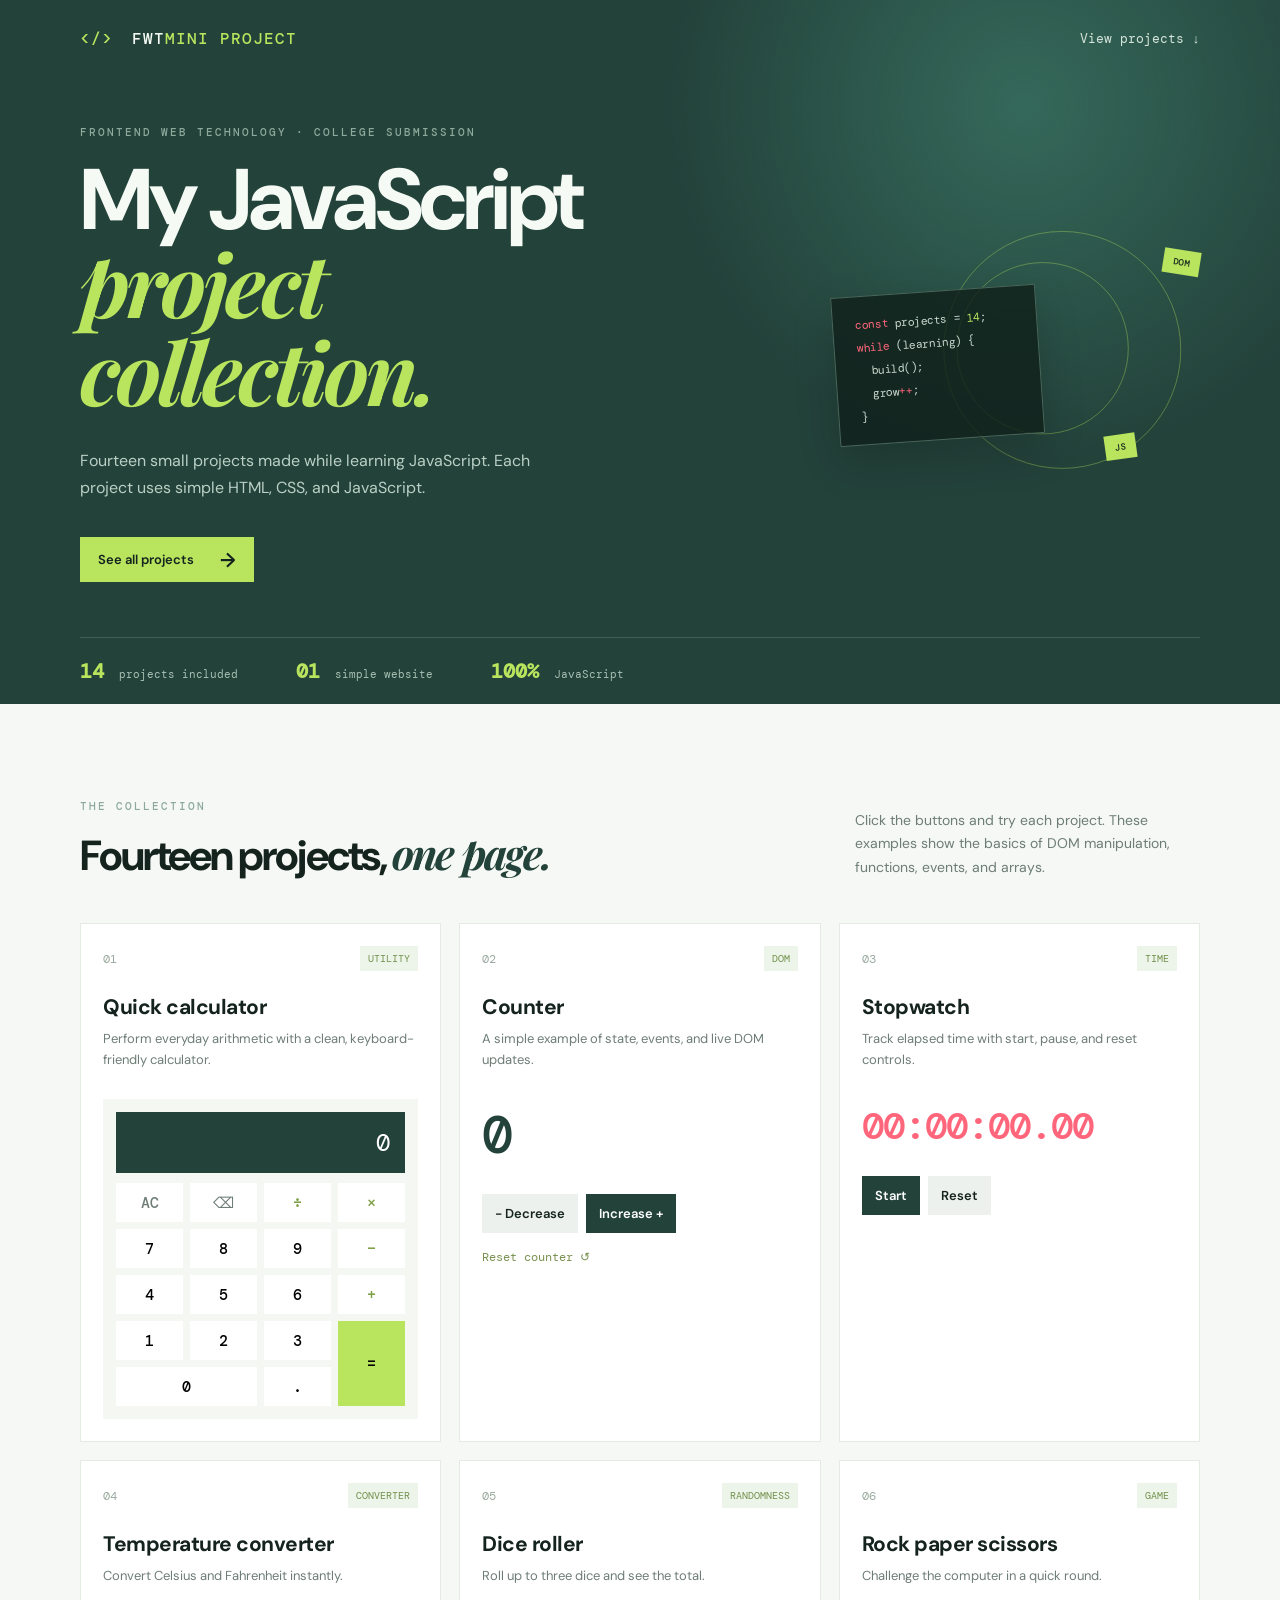
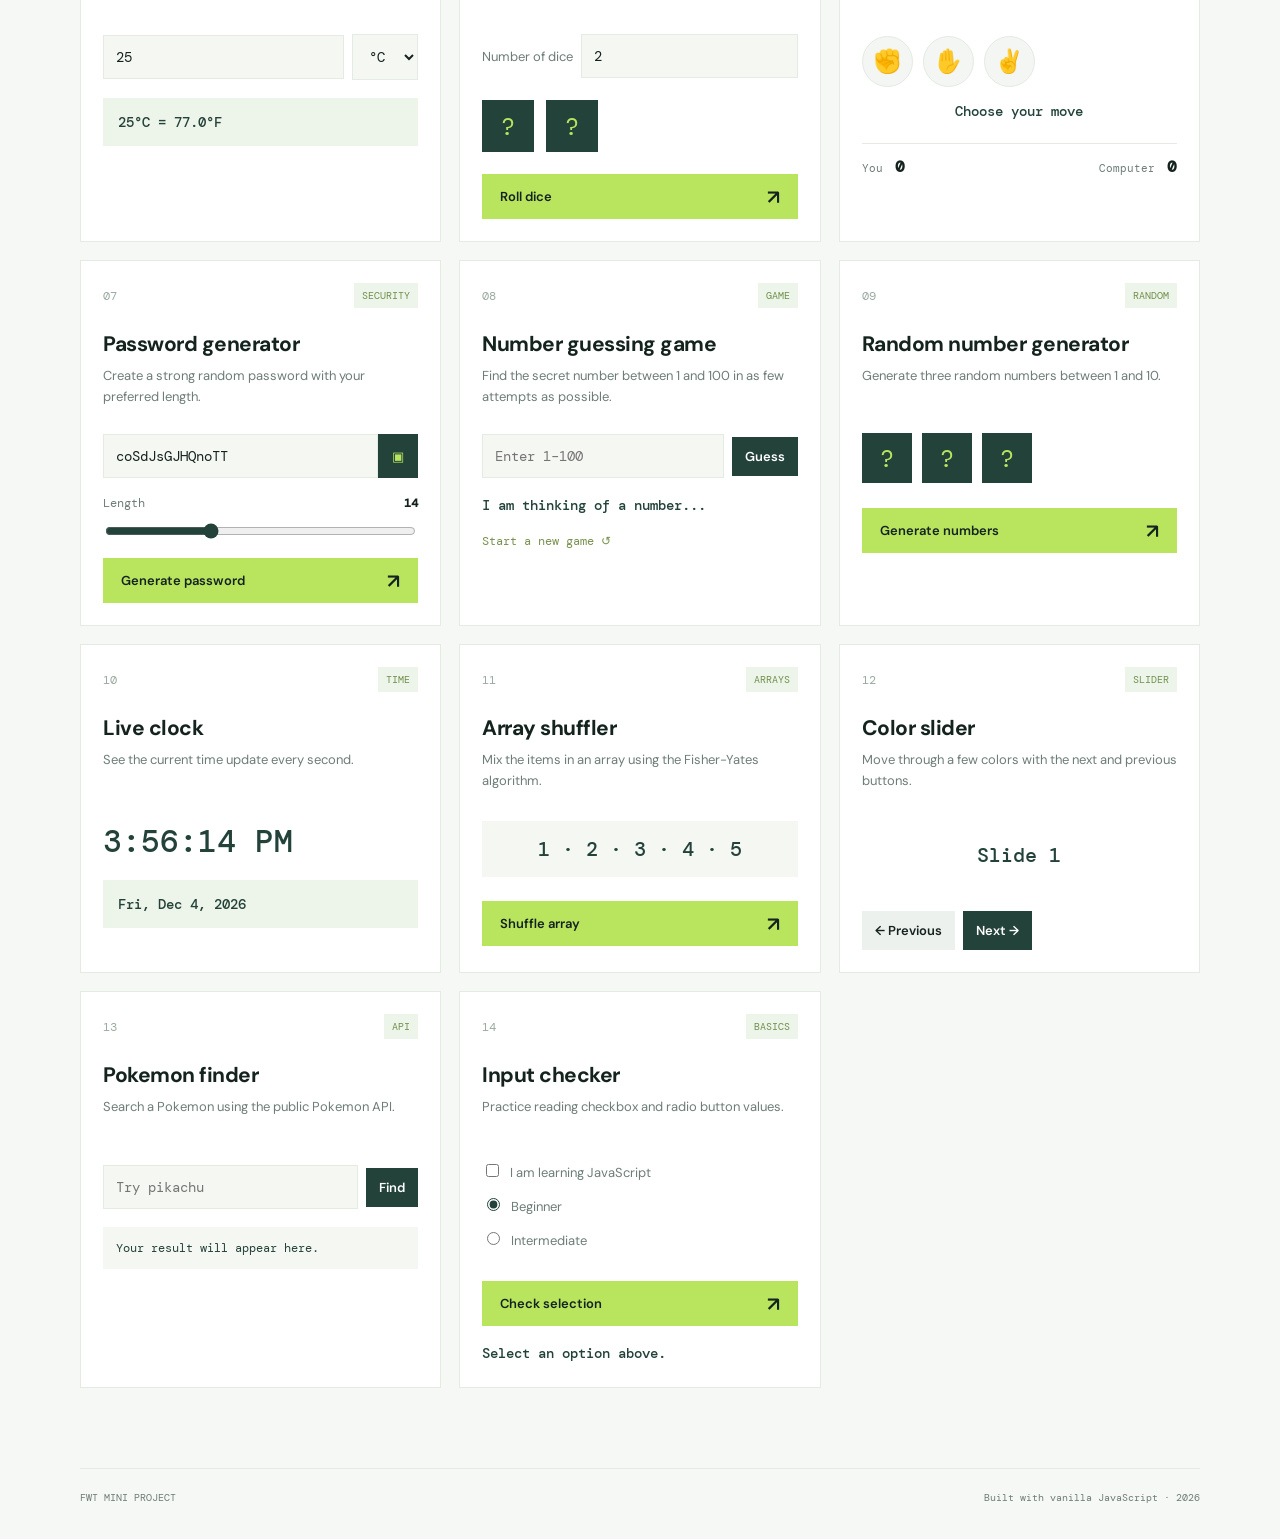
<file: fwt mini project/index.html>
<!DOCTYPE html>
<html lang="en">
<head>
    <meta charset="UTF-8">
    <meta name="viewport" content="width=device-width, initial-scale=1.0">
    <meta name="description" content="FWT Mini Project - fourteen beginner JavaScript projects.">
    <title>FWT Mini Project | 14 JavaScript Projects</title>
    <link rel="stylesheet" href="style.css">
</head>
<body>
    <header class="hero">
        <nav class="nav container">
            <a class="brand" href="#top"><span class="brand-mark">&lt;/&gt;</span> FWT<span>MINI PROJECT</span></a>
            <a class="nav-link" href="#projects">View projects ↓</a>
        </nav>
        <div class="hero-content container" id="top">
            <div class="hero-copy">
                <p class="eyebrow">FRONTEND WEB TECHNOLOGY · COLLEGE SUBMISSION</p>
                <h1>My JavaScript<br><em>project collection.</em></h1>
                <p class="intro">Fourteen small projects made while learning JavaScript. Each project uses simple HTML, CSS, and JavaScript.</p>
                <a class="primary-button" href="#projects">See all projects <span>→</span></a>
            </div>
            <div class="hero-art" aria-label="Eight interactive JavaScript projects">
                <div class="orb orb-one"></div>
                <div class="orb orb-two"></div>
                <div class="code-card">
                    <span class="code-line pink">const</span> projects = <span class="code-line blue">14</span>;<br>
                    <span class="code-line pink">while</span> (learning) {<br>
                    &nbsp;&nbsp;build();<br>
                    &nbsp;&nbsp;grow<span class="code-line pink">++</span>;<br>
                    }
                </div>
                <div class="floating-label label-one">DOM</div>
                <div class="floating-label label-two">JS</div>
            </div>
        </div>
        <div class="hero-footer container">
            <span><strong>14</strong> projects included</span>
            <span><strong>01</strong> simple website</span>
            <span><strong>100%</strong> JavaScript</span>
        </div>
    </header>

    <main class="container" id="projects">
        <div class="section-heading">
            <div>
                <p class="eyebrow">THE COLLECTION</p>
                <h2>Fourteen projects, <em>one page.</em></h2>
            </div>
            <p class="section-note">Click the buttons and try each project. These examples show the basics of DOM manipulation, functions, events, and arrays.</p>
        </div>

        <section class="project-grid" aria-label="Interactive projects">
            <article class="project-card featured" id="calculator-card">
                <div class="card-top"><span class="project-number">01</span><span class="tag">UTILITY</span></div>
                <h3>Quick calculator</h3>
                <p>Perform everyday arithmetic with a clean, keyboard-friendly calculator.</p>
                <div class="calculator">
                    <input id="calc-display" class="calc-display" type="text" value="0" readonly aria-label="Calculator display">
                    <div class="calc-keys">
                        <button data-calc="clear" class="key muted">AC</button><button data-calc="back" class="key muted">⌫</button><button data-calc="/" class="key operator">÷</button><button data-calc="*" class="key operator">×</button>
                        <button data-calc="7" class="key">7</button><button data-calc="8" class="key">8</button><button data-calc="9" class="key">9</button><button data-calc="-" class="key operator">−</button>
                        <button data-calc="4" class="key">4</button><button data-calc="5" class="key">5</button><button data-calc="6" class="key">6</button><button data-calc="+" class="key operator">+</button>
                        <button data-calc="1" class="key">1</button><button data-calc="2" class="key">2</button><button data-calc="3" class="key">3</button><button data-calc="=" class="key equals">=</button>
                        <button data-calc="0" class="key wide">0</button><button data-calc="." class="key">.</button>
                    </div>
                </div>
            </article>

            <article class="project-card" id="counter-card">
                <div class="card-top"><span class="project-number">02</span><span class="tag">DOM</span></div>
                <h3>Counter</h3>
                <p>A simple example of state, events, and live DOM updates.</p>
                <div class="counter-output" id="counter-value">0</div>
                <div class="button-row"><button class="small-button" id="counter-minus">− Decrease</button><button class="small-button accent" id="counter-plus">Increase +</button></div>
                <button class="text-button" id="counter-reset">Reset counter ↺</button>
            </article>

            <article class="project-card" id="stopwatch-card">
                <div class="card-top"><span class="project-number">03</span><span class="tag">TIME</span></div>
                <h3>Stopwatch</h3>
                <p>Track elapsed time with start, pause, and reset controls.</p>
                <div class="stopwatch-display" id="stopwatch-display">00:00:00</div>
                <div class="button-row"><button class="small-button accent" id="watch-start">Start</button><button class="small-button" id="watch-reset">Reset</button></div>
            </article>

            <article class="project-card" id="temperature-card">
                <div class="card-top"><span class="project-number">04</span><span class="tag">CONVERTER</span></div>
                <h3>Temperature converter</h3>
                <p>Convert Celsius and Fahrenheit instantly.</p>
                <div class="input-row"><input id="temperature-input" type="number" value="25" aria-label="Temperature value"><select id="temperature-unit" aria-label="Temperature unit"><option value="c">°C</option><option value="f">°F</option></select></div>
                <div class="result-box" id="temperature-result">25°C = 77.0°F</div>
            </article>

            <article class="project-card" id="dice-card">
                <div class="card-top"><span class="project-number">05</span><span class="tag">RANDOMNESS</span></div>
                <h3>Dice roller</h3>
                <p>Roll up to three dice and see the total.</p>
                <div class="input-row"><label for="dice-count">Number of dice</label><input id="dice-count" type="number" min="1" max="3" value="2"></div>
                <div class="dice-results" id="dice-results"><span>?</span><span>?</span></div>
                <button class="primary-button full" id="roll-dice">Roll dice <span>↗</span></button>
            </article>

            <article class="project-card game-card" id="rps-card">
                <div class="card-top"><span class="project-number">06</span><span class="tag">GAME</span></div>
                <h3>Rock paper scissors</h3>
                <p>Challenge the computer in a quick round.</p>
                <div class="rps-buttons"><button data-choice="rock" aria-label="Rock">✊</button><button data-choice="paper" aria-label="Paper">✋</button><button data-choice="scissors" aria-label="Scissors">✌</button></div>
                <div class="game-result" id="rps-result">Choose your move</div>
                <div class="score-line"><span>You <b id="player-score">0</b></span><span>Computer <b id="computer-score">0</b></span></div>
            </article>

            <article class="project-card" id="password-card">
                <div class="card-top"><span class="project-number">07</span><span class="tag">SECURITY</span></div>
                <h3>Password generator</h3>
                <p>Create a strong random password with your preferred length.</p>
                <div class="password-output"><input id="password-output" type="text" readonly aria-label="Generated password"><button id="copy-password" title="Copy password">▣</button></div>
                <div class="range-line"><label for="password-length">Length <strong id="password-length-value">14</strong></label><input id="password-length" type="range" min="6" max="30" value="14"></div>
                <button class="primary-button full" id="generate-password">Generate password <span>↗</span></button>
            </article>

            <article class="project-card" id="guess-card">
                <div class="card-top"><span class="project-number">08</span><span class="tag">GAME</span></div>
                <h3>Number guessing game</h3>
                <p>Find the secret number between 1 and 100 in as few attempts as possible.</p>
                <div class="input-row"><input id="guess-input" type="number" min="1" max="100" placeholder="Enter 1–100"><button class="small-button accent" id="submit-guess">Guess</button></div>
                <div class="game-result left" id="guess-message">I am thinking of a number...</div>
                <button class="text-button" id="new-guess-game">Start a new game ↺</button>
            </article>

            <article class="project-card" id="random-card">
                <div class="card-top"><span class="project-number">09</span><span class="tag">RANDOM</span></div>
                <h3>Random number generator</h3>
                <p>Generate three random numbers between 1 and 10.</p>
                <div class="random-numbers" id="random-numbers"><span>?</span><span>?</span><span>?</span></div>
                <button class="primary-button full" id="generate-numbers">Generate numbers <span>↗</span></button>
            </article>

            <article class="project-card" id="clock-card">
                <div class="card-top"><span class="project-number">10</span><span class="tag">TIME</span></div>
                <h3>Live clock</h3>
                <p>See the current time update every second.</p>
                <div class="clock-display" id="clock-display">00:00:00</div>
                <div class="result-box" id="clock-date">Loading date...</div>
            </article>

            <article class="project-card" id="shuffle-card">
                <div class="card-top"><span class="project-number">11</span><span class="tag">ARRAYS</span></div>
                <h3>Array shuffler</h3>
                <p>Mix the items in an array using the Fisher-Yates algorithm.</p>
                <div class="array-output" id="array-output">1 · 2 · 3 · 4 · 5</div>
                <button class="primary-button full" id="shuffle-array">Shuffle array <span>↗</span></button>
            </article>

            <article class="project-card" id="slider-card">
                <div class="card-top"><span class="project-number">12</span><span class="tag">SLIDER</span></div>
                <h3>Color slider</h3>
                <p>Move through a few colors with the next and previous buttons.</p>
                <div class="color-slide" id="color-slide">Slide 1</div>
                <div class="button-row"><button class="small-button" id="previous-slide">← Previous</button><button class="small-button accent" id="next-slide">Next →</button></div>
            </article>

            <article class="project-card" id="api-card">
                <div class="card-top"><span class="project-number">13</span><span class="tag">API</span></div>
                <h3>Pokemon finder</h3>
                <p>Search a Pokemon using the public Pokemon API.</p>
                <div class="input-row"><input id="pokemon-name" type="text" placeholder="Try pikachu"><button class="small-button accent" id="find-pokemon">Find</button></div>
                <div class="pokemon-result" id="pokemon-result">Your result will appear here.</div>
            </article>

            <article class="project-card" id="check-card">
                <div class="card-top"><span class="project-number">14</span><span class="tag">BASICS</span></div>
                <h3>Input checker</h3>
                <p>Practice reading checkbox and radio button values.</p>
                <label class="check-line"><input type="checkbox" id="learning-check"> I am learning JavaScript</label>
                <label class="check-line"><input type="radio" name="level" value="beginner" checked> Beginner</label>
                <label class="check-line"><input type="radio" name="level" value="intermediate"> Intermediate</label>
                <button class="primary-button full" id="check-inputs">Check selection <span>↗</span></button>
                <div class="game-result left" id="check-result">Select an option above.</div>
            </article>
        </section>
    </main>

    <footer class="footer container">
        <span>FWT MINI PROJECT</span><span>Built with vanilla JavaScript · 2026</span>
    </footer>
    <script src="script.js"></script>
</body>
</html>
</file>
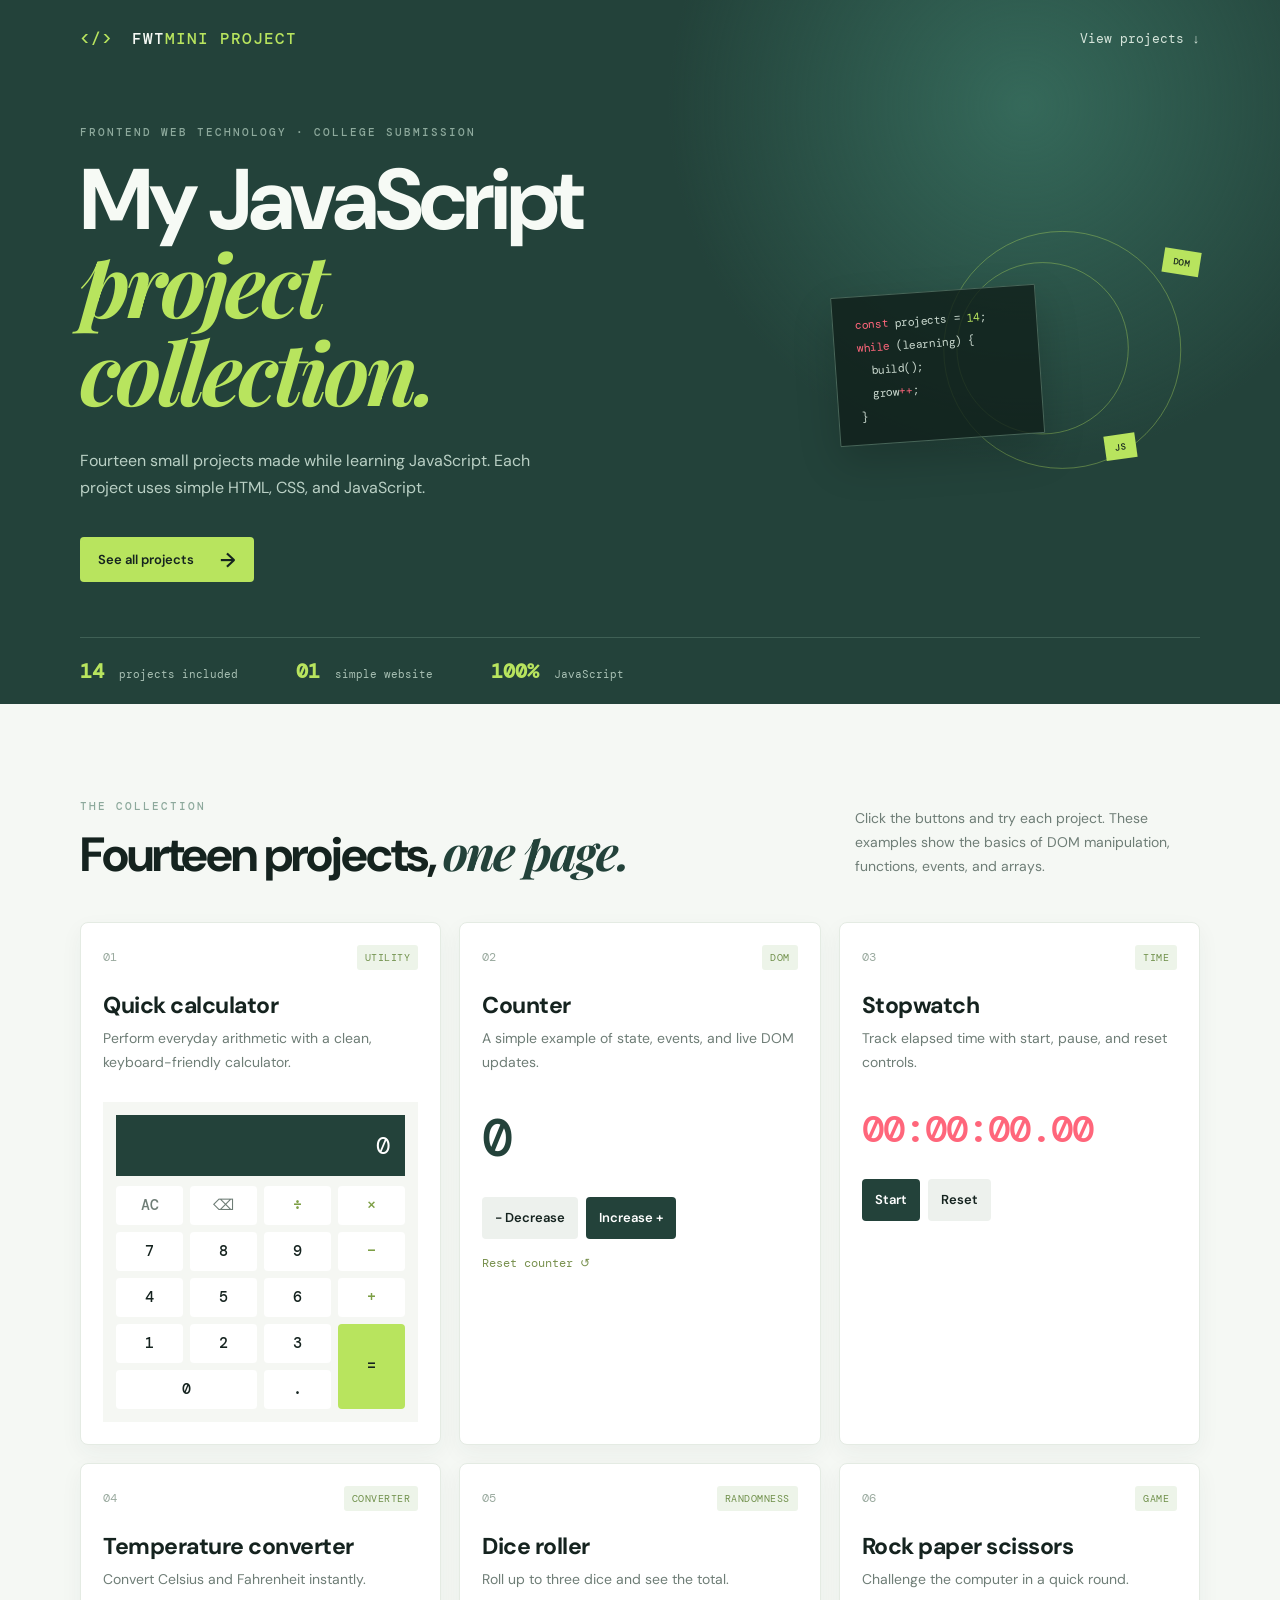
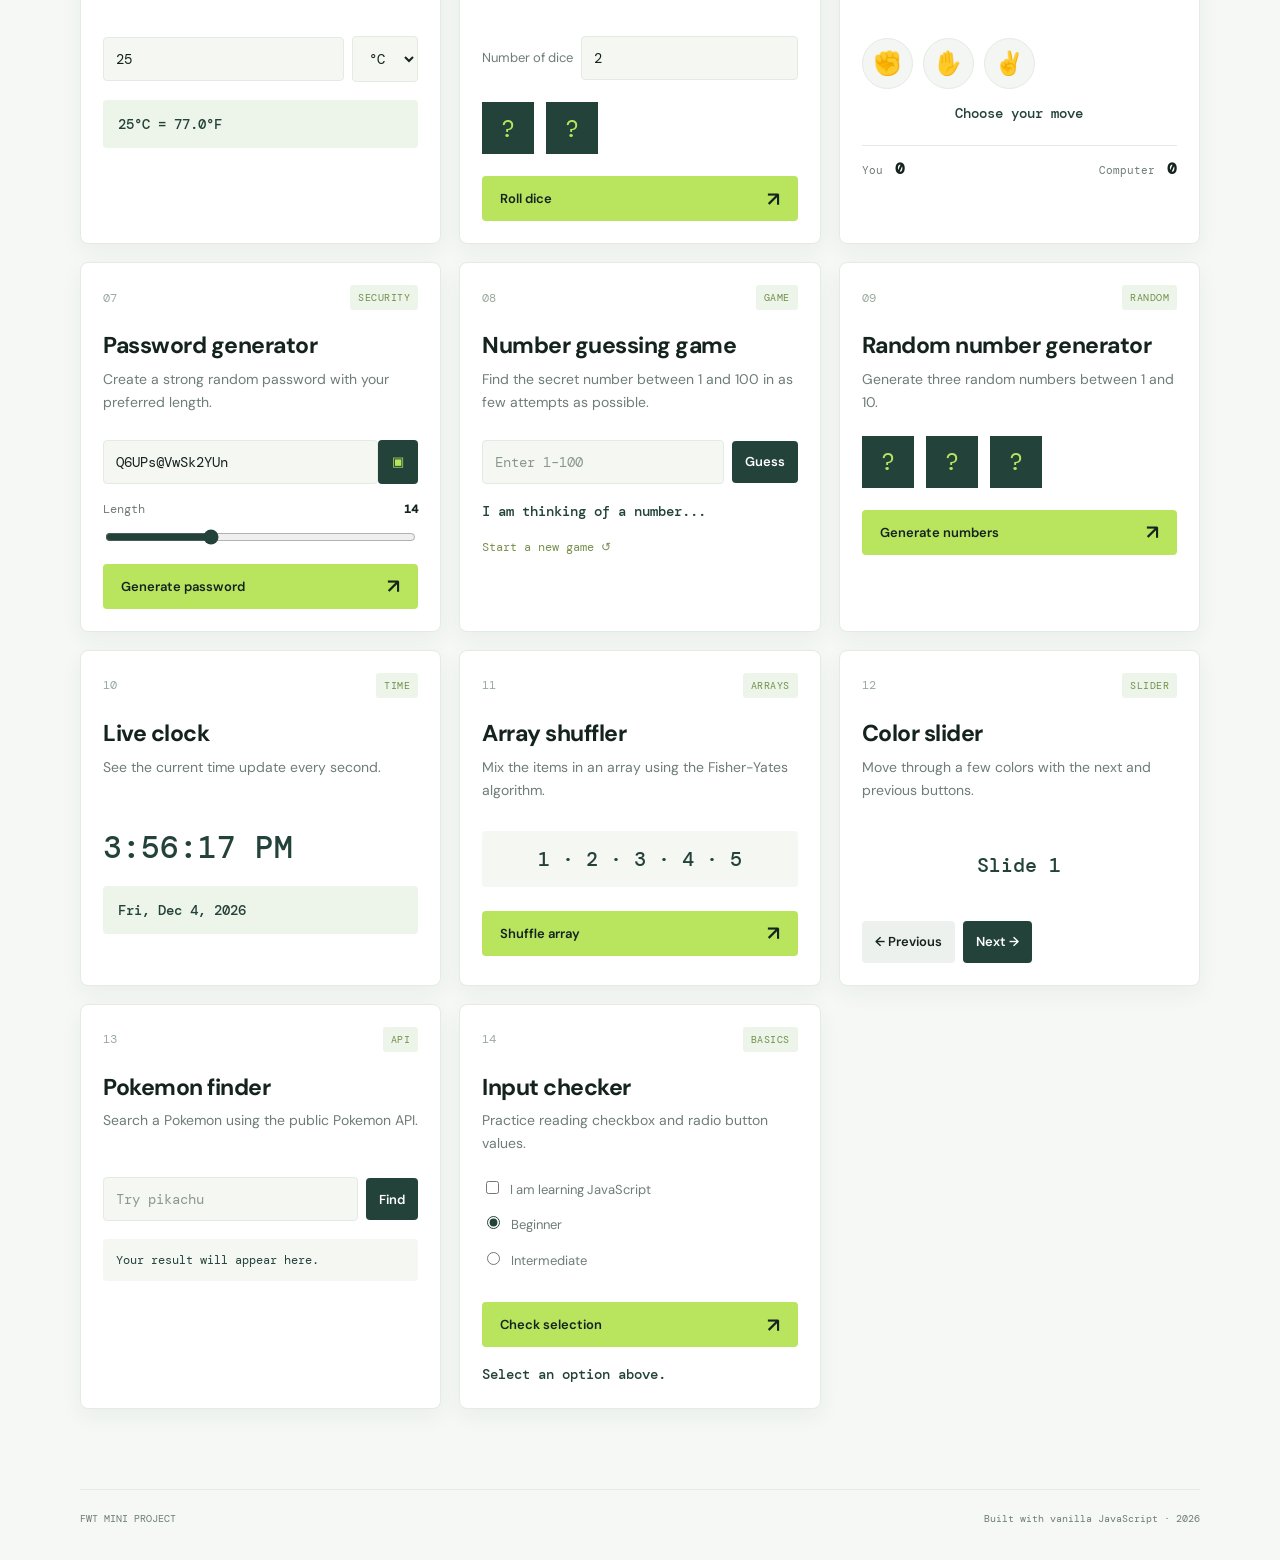
<file: fwt-mini-project/index.html>
<!DOCTYPE html>
<html lang="en">
<head>
    <meta charset="UTF-8">
    <meta name="viewport" content="width=device-width, initial-scale=1.0">
    <meta name="description" content="FWT Mini Project - fourteen beginner JavaScript projects.">
    <title>FWT Mini Project | 14 JavaScript Projects</title>
    <link rel="stylesheet" href="style.css">
</head>
<body>
    <header class="hero">
        <nav class="nav container">
            <a class="brand" href="#top"><span class="brand-mark">&lt;/&gt;</span> FWT<span>MINI PROJECT</span></a>
            <a class="nav-link" href="#projects">View projects ↓</a>
        </nav>
        <div class="hero-content container" id="top">
            <div class="hero-copy">
                <p class="eyebrow">FRONTEND WEB TECHNOLOGY · COLLEGE SUBMISSION</p>
                <h1>My JavaScript<br><em>project collection.</em></h1>
                <p class="intro">Fourteen small projects made while learning JavaScript. Each project uses simple HTML, CSS, and JavaScript.</p>
                <a class="primary-button" href="#projects">See all projects <span>→</span></a>
            </div>
            <div class="hero-art" aria-label="Fourteen interactive JavaScript projects">
                <div class="orb orb-one"></div>
                <div class="orb orb-two"></div>
                <div class="code-card">
                    <span class="code-line pink">const</span> projects = <span class="code-line blue">14</span>;<br>
                    <span class="code-line pink">while</span> (learning) {<br>
                    &nbsp;&nbsp;build();<br>
                    &nbsp;&nbsp;grow<span class="code-line pink">++</span>;<br>
                    }
                </div>
                <div class="floating-label label-one">DOM</div>
                <div class="floating-label label-two">JS</div>
            </div>
        </div>
        <div class="hero-footer container">
            <span><strong>14</strong> projects included</span>
            <span><strong>01</strong> simple website</span>
            <span><strong>100%</strong> JavaScript</span>
        </div>
    </header>

    <main class="container" id="projects">
        <div class="section-heading">
            <div>
                <p class="eyebrow">THE COLLECTION</p>
                <h2>Fourteen projects, <em>one page.</em></h2>
            </div>
            <p class="section-note">Click the buttons and try each project. These examples show the basics of DOM manipulation, functions, events, and arrays.</p>
        </div>

        <section class="project-grid" aria-label="Interactive projects">
            <article class="project-card featured" id="calculator-card">
                <div class="card-top"><span class="project-number">01</span><span class="tag">UTILITY</span></div>
                <h3>Quick calculator</h3>
                <p>Perform everyday arithmetic with a clean, keyboard-friendly calculator.</p>
                <div class="calculator">
                    <input id="calc-display" class="calc-display" type="text" value="0" readonly aria-label="Calculator display">
                    <div class="calc-keys">
                        <button data-calc="clear" class="key muted">AC</button><button data-calc="back" class="key muted">⌫</button><button data-calc="/" class="key operator">÷</button><button data-calc="*" class="key operator">×</button>
                        <button data-calc="7" class="key">7</button><button data-calc="8" class="key">8</button><button data-calc="9" class="key">9</button><button data-calc="-" class="key operator">−</button>
                        <button data-calc="4" class="key">4</button><button data-calc="5" class="key">5</button><button data-calc="6" class="key">6</button><button data-calc="+" class="key operator">+</button>
                        <button data-calc="1" class="key">1</button><button data-calc="2" class="key">2</button><button data-calc="3" class="key">3</button><button data-calc="=" class="key equals">=</button>
                        <button data-calc="0" class="key wide">0</button><button data-calc="." class="key">.</button>
                    </div>
                </div>
            </article>

            <article class="project-card" id="counter-card">
                <div class="card-top"><span class="project-number">02</span><span class="tag">DOM</span></div>
                <h3>Counter</h3>
                <p>A simple example of state, events, and live DOM updates.</p>
                <div class="counter-output" id="counter-value">0</div>
                <div class="button-row"><button class="small-button" id="counter-minus">− Decrease</button><button class="small-button accent" id="counter-plus">Increase +</button></div>
                <button class="text-button" id="counter-reset">Reset counter ↺</button>
            </article>

            <article class="project-card" id="stopwatch-card">
                <div class="card-top"><span class="project-number">03</span><span class="tag">TIME</span></div>
                <h3>Stopwatch</h3>
                <p>Track elapsed time with start, pause, and reset controls.</p>
                <div class="stopwatch-display" id="stopwatch-display">00:00:00</div>
                <div class="button-row"><button class="small-button accent" id="watch-start">Start</button><button class="small-button" id="watch-reset">Reset</button></div>
            </article>

            <article class="project-card" id="temperature-card">
                <div class="card-top"><span class="project-number">04</span><span class="tag">CONVERTER</span></div>
                <h3>Temperature converter</h3>
                <p>Convert Celsius and Fahrenheit instantly.</p>
                <div class="input-row"><input id="temperature-input" type="number" value="25" aria-label="Temperature value"><select id="temperature-unit" aria-label="Temperature unit"><option value="c">°C</option><option value="f">°F</option></select></div>
                <div class="result-box" id="temperature-result">25°C = 77.0°F</div>
            </article>

            <article class="project-card" id="dice-card">
                <div class="card-top"><span class="project-number">05</span><span class="tag">RANDOMNESS</span></div>
                <h3>Dice roller</h3>
                <p>Roll up to three dice and see the total.</p>
                <div class="input-row"><label for="dice-count">Number of dice</label><input id="dice-count" type="number" min="1" max="3" value="2"></div>
                <div class="dice-results" id="dice-results"><span>?</span><span>?</span></div>
                <button class="primary-button full" id="roll-dice">Roll dice <span>↗</span></button>
            </article>

            <article class="project-card game-card" id="rps-card">
                <div class="card-top"><span class="project-number">06</span><span class="tag">GAME</span></div>
                <h3>Rock paper scissors</h3>
                <p>Challenge the computer in a quick round.</p>
                <div class="rps-buttons"><button data-choice="rock" aria-label="Rock">✊</button><button data-choice="paper" aria-label="Paper">✋</button><button data-choice="scissors" aria-label="Scissors">✌</button></div>
                <div class="game-result" id="rps-result">Choose your move</div>
                <div class="score-line"><span>You <b id="player-score">0</b></span><span>Computer <b id="computer-score">0</b></span></div>
            </article>

            <article class="project-card" id="password-card">
                <div class="card-top"><span class="project-number">07</span><span class="tag">SECURITY</span></div>
                <h3>Password generator</h3>
                <p>Create a strong random password with your preferred length.</p>
                <div class="password-output"><input id="password-output" type="text" readonly aria-label="Generated password"><button id="copy-password" title="Copy password">▣</button></div>
                <div class="range-line"><label for="password-length">Length <strong id="password-length-value">14</strong></label><input id="password-length" type="range" min="6" max="30" value="14"></div>
                <button class="primary-button full" id="generate-password">Generate password <span>↗</span></button>
            </article>

            <article class="project-card" id="guess-card">
                <div class="card-top"><span class="project-number">08</span><span class="tag">GAME</span></div>
                <h3>Number guessing game</h3>
                <p>Find the secret number between 1 and 100 in as few attempts as possible.</p>
                <div class="input-row"><input id="guess-input" type="number" min="1" max="100" placeholder="Enter 1–100"><button class="small-button accent" id="submit-guess">Guess</button></div>
                <div class="game-result left" id="guess-message">I am thinking of a number...</div>
                <button class="text-button" id="new-guess-game">Start a new game ↺</button>
            </article>

            <article class="project-card" id="random-card">
                <div class="card-top"><span class="project-number">09</span><span class="tag">RANDOM</span></div>
                <h3>Random number generator</h3>
                <p>Generate three random numbers between 1 and 10.</p>
                <div class="random-numbers" id="random-numbers"><span>?</span><span>?</span><span>?</span></div>
                <button class="primary-button full" id="generate-numbers">Generate numbers <span>↗</span></button>
            </article>

            <article class="project-card" id="clock-card">
                <div class="card-top"><span class="project-number">10</span><span class="tag">TIME</span></div>
                <h3>Live clock</h3>
                <p>See the current time update every second.</p>
                <div class="clock-display" id="clock-display">00:00:00</div>
                <div class="result-box" id="clock-date">Loading date...</div>
            </article>

            <article class="project-card" id="shuffle-card">
                <div class="card-top"><span class="project-number">11</span><span class="tag">ARRAYS</span></div>
                <h3>Array shuffler</h3>
                <p>Mix the items in an array using the Fisher-Yates algorithm.</p>
                <div class="array-output" id="array-output">1 · 2 · 3 · 4 · 5</div>
                <button class="primary-button full" id="shuffle-array">Shuffle array <span>↗</span></button>
            </article>

            <article class="project-card" id="slider-card">
                <div class="card-top"><span class="project-number">12</span><span class="tag">SLIDER</span></div>
                <h3>Color slider</h3>
                <p>Move through a few colors with the next and previous buttons.</p>
                <div class="color-slide" id="color-slide">Slide 1</div>
                <div class="button-row"><button class="small-button" id="previous-slide">← Previous</button><button class="small-button accent" id="next-slide">Next →</button></div>
            </article>

            <article class="project-card" id="api-card">
                <div class="card-top"><span class="project-number">13</span><span class="tag">API</span></div>
                <h3>Pokemon finder</h3>
                <p>Search a Pokemon using the public Pokemon API.</p>
                <div class="input-row"><input id="pokemon-name" type="text" placeholder="Try pikachu"><button class="small-button accent" id="find-pokemon">Find</button></div>
                <div class="pokemon-result" id="pokemon-result">Your result will appear here.</div>
            </article>

            <article class="project-card" id="check-card">
                <div class="card-top"><span class="project-number">14</span><span class="tag">BASICS</span></div>
                <h3>Input checker</h3>
                <p>Practice reading checkbox and radio button values.</p>
                <label class="check-line"><input type="checkbox" id="learning-check"> I am learning JavaScript</label>
                <label class="check-line"><input type="radio" name="level" value="beginner" checked> Beginner</label>
                <label class="check-line"><input type="radio" name="level" value="intermediate"> Intermediate</label>
                <button class="primary-button full" id="check-inputs">Check selection <span>↗</span></button>
                <div class="game-result left" id="check-result">Select an option above.</div>
            </article>
        </section>
    </main>

    <footer class="footer container">
        <span>FWT MINI PROJECT</span><span>Built with vanilla JavaScript · 2026</span>
    </footer>
    <script src="script.js"></script>
</body>
</html>
</file>
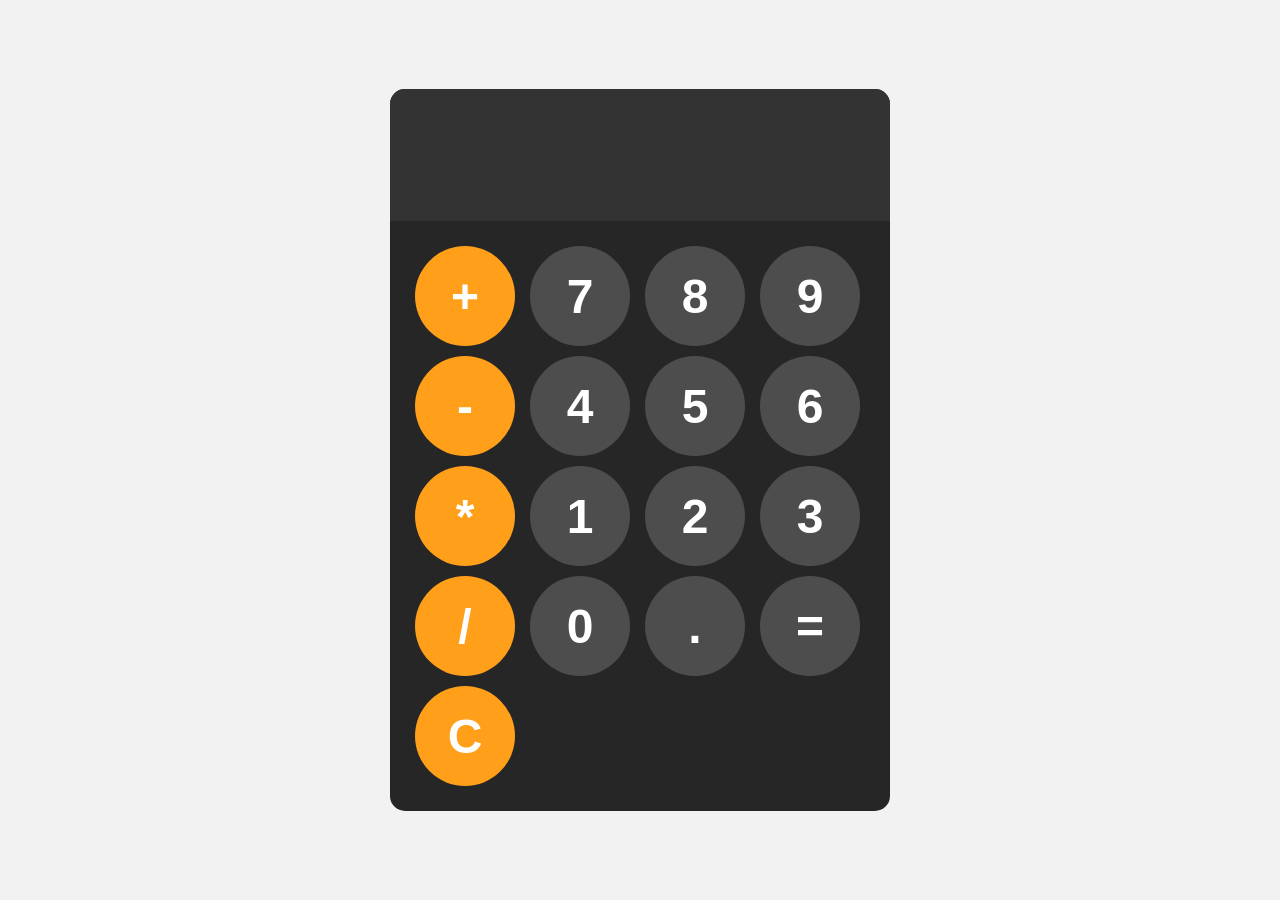
<file: calculator/page.htm>
<!DOCTYPE html>
<html lang="en">
<head>
    <meta charset="UTF-8">
    <meta name="viewport" content="width=device-width, initial-scale=1.0">
    <title>Document</title>
    <link rel="stylesheet" href="style.css">
</head>
<body>
    <div id="calc_container">
        <input id="display" readonly>
        <div id="keys">
            <button onclick="evaluation('+')" class="oprat">+</button> 
            <button onclick="evaluation('7')">7</button>
            <button onclick="evaluation('8')">8</button>
            <button onclick="evaluation('9')">9</button>
            <button onclick="evaluation('-')" class="oprat">-</button>
            <button onclick="evaluation('4')">4</button>
            <button onclick="evaluation('5')">5</button>
            <button onclick="evaluation('6')">6</button>
            <button onclick="evaluation('*')" class="oprat">*</button>
            <button onclick="evaluation('1')">1</button>
            <button onclick="evaluation('2')">2</button>
            <button onclick="evaluation('3')">3</button>
            <button onclick="evaluation('/')" class="oprat">/</button>
            <button onclick="evaluation('0')">0</button>
            <button onclick="evaluation('.')">.</button>
            <button onclick="calcu()">=</button>
            <button onclick="cleared()" class="oprat">C</button>
        </div>
    </div>
    <script src="index.js"> </script>
</body>
</html>
</file>
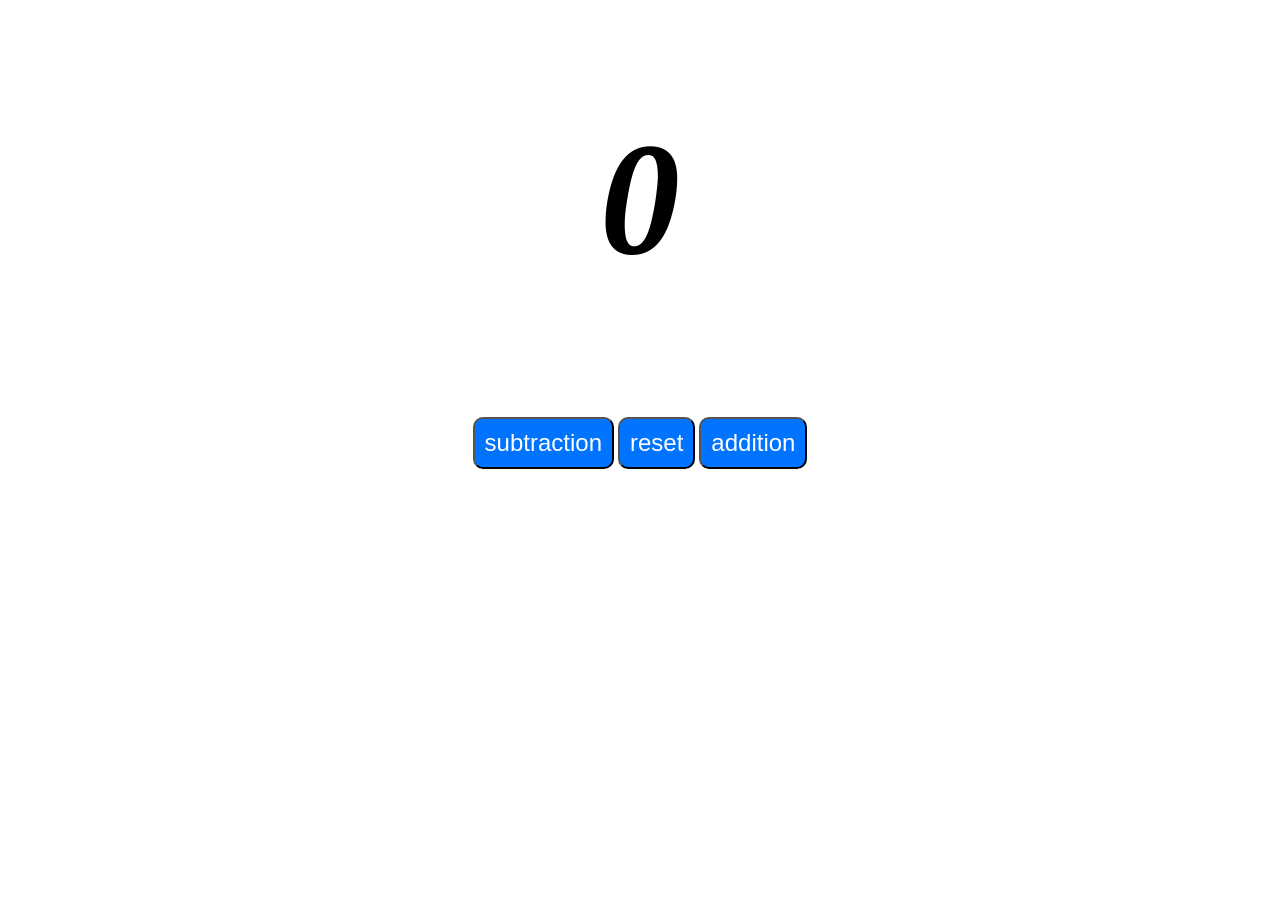
<file: counter-program/page.htm>
<!DOCTYPE html>
<html lang="en">
<head>
    <meta charset="UTF-8">
    <meta name="viewport" content="width=device-width, initial-scale=1.0">
    <title>Document</title>
    <link rel="stylesheet" href="style.css">
</head>
<body>
    <h1 id="tag1">0</h1><br>
    <div id="container">
    <button id="subtraction" class="button">subtraction</button>
    <button id="reset" class="button">reset</button>
    <button id="addition" class="button">addition</button>   
    </div>
    <script src="index.js"> </script>
</body>
</html>
</file>
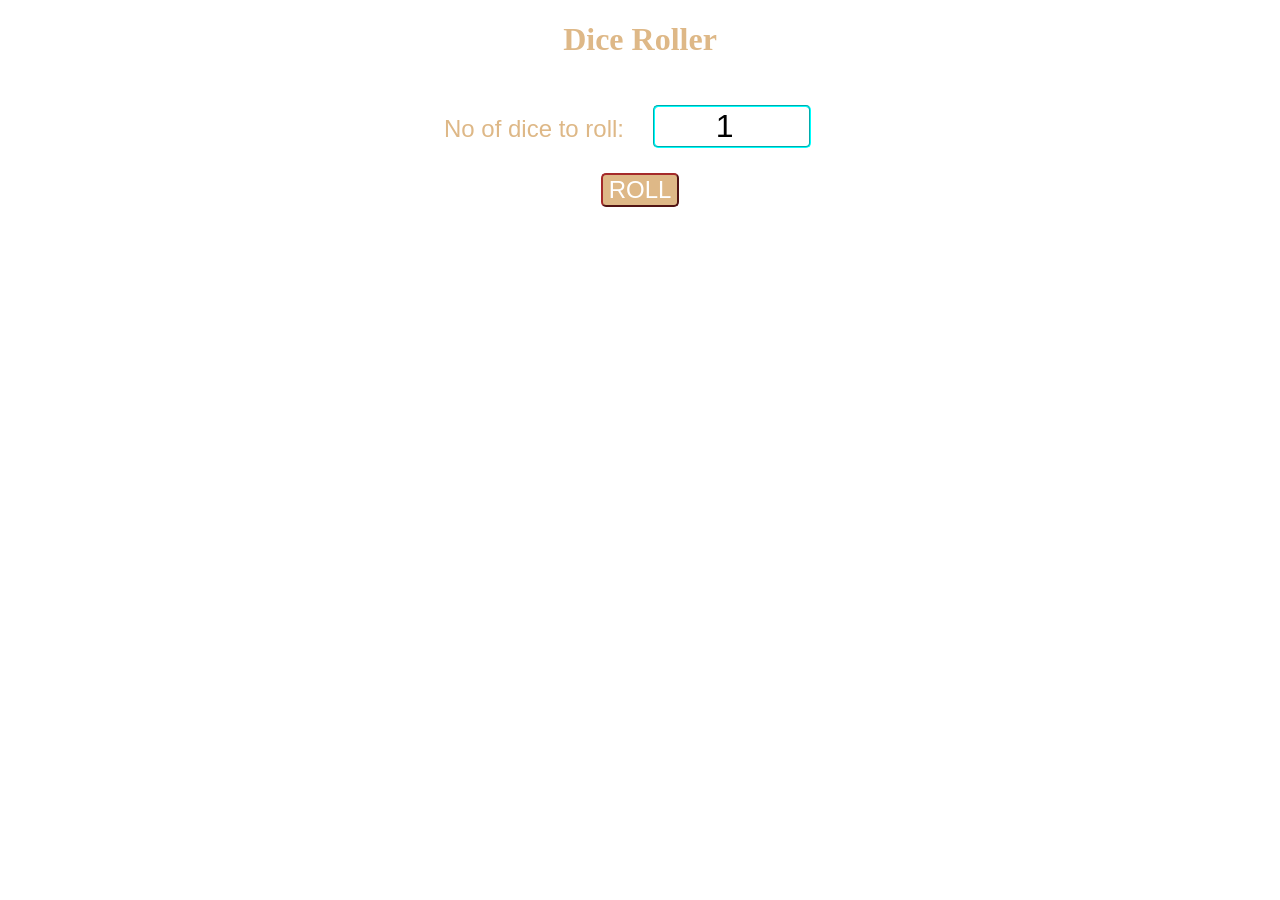
<file: Dice-roller/page.htm>
<!DOCTYPE html>
<html lang="en">
<head>
    <meta charset="UTF-8">
    <meta name="viewport" content="width=device-width, initial-scale=1.0">
    <title>Document</title>
    <link rel="stylesheet" href="style.css">
</head>
<body>
    <div id="container">
        <h1>Dice Roller</h1>
        <label id="tag1">No of dice to roll:</label>
        <input id="input" type="number" min="1"  value="1"><br>
        <button onclick="roller()">ROLL</button><br>
        <div id="rolled_value"></div>
        <div id="rolled_img"></div>
    </div>
    <script src="index.js"> </script>
</body>
</html>
</file>
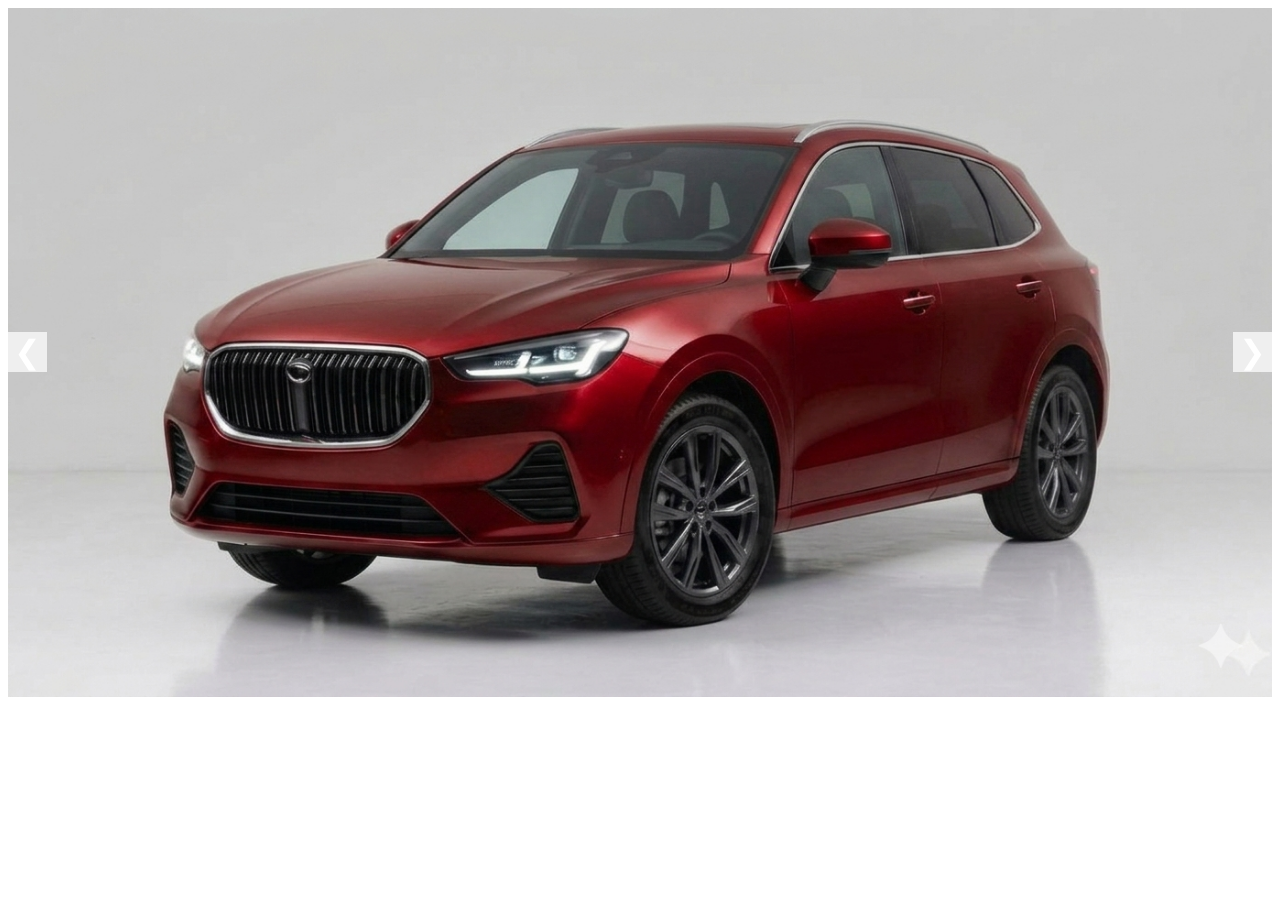
<file: image-slider/page.htm>
<!DOCTYPE html>
<html lang="en">
<head>
    <meta charset="UTF-8">
    <meta name="viewport" content="width=device-width, initial-scale=1.0">
    <title>Document</title>
    <link rel="stylesheet" href="style.css">
</head>
<body>
    <div class="slider">
        <div class="slides">
            <img src="images/img1.png" alt="image 1">
            <img src="images/img2.png" alt="image 2">
            <img src="images/img3.png" alt="image 3">
        </div>
        <button class="prev" onclick="prevslide()">&#10094</button>
        <button class="next" onclick="nextslide()">&#10095</button>
        
    </div>

    <script src="index.js"> </script>
</body>
</html>
</file>
<file: fwt mini project/style.css>
@import url('https://fonts.googleapis.com/css2?family=DM+Mono:wght@400;500&family=DM+Sans:wght@400;500;600;700&family=Playfair+Display:ital,wght@0,700;1,700&display=swap');

:root { --ink: #15231f; --muted: #6e7d76; --paper: #f5f8f4; --card: #fff; --green: #b8e45e; --deep: #23423a; --line: #e4ebe3; --pink: #ff667b; }
* { box-sizing: border-box; }
html { scroll-behavior: smooth; }
body { margin: 0; color: var(--ink); background: var(--paper); font-family: "DM Sans", sans-serif; }
.container { width: min(1120px, calc(100% - 48px)); margin: auto; }
.hero { color: #f6faf5; min-height: 590px; background: radial-gradient(circle at 80% 15%, #35695a 0, transparent 30%), var(--deep); overflow: hidden; }
.nav { display: flex; align-items: center; justify-content: space-between; padding: 28px 0; }
.brand { color: inherit; font: 500 16px "DM Mono", monospace; letter-spacing: 1px; text-decoration: none; }
.brand span:last-child { color: var(--green); }
.brand-mark { color: var(--green); margin-right: 8px; }
.nav-link { color: #d6e5db; font: 13px "DM Mono", monospace; text-decoration: none; }
.nav-link span { color: var(--green); font-size: 20px; margin-left: 8px; }
.hero-content { display: flex; align-items: center; justify-content: space-between; padding: 65px 0 72px; }
.hero-copy { width: 53%; }
.eyebrow { color: #8da99c; font: 500 11px "DM Mono", monospace; letter-spacing: 2px; }
h1, h2, h3, p { margin-top: 0; }
h1 { font-size: clamp(50px, 7vw, 86px); line-height: .96; letter-spacing: -4px; margin: 20px 0 28px; }
em { color: var(--green); font-family: "Playfair Display", serif; font-weight: 700; }
.intro { color: #bad0c5; font-size: 16px; line-height: 1.7; max-width: 480px; }
.primary-button, .small-button { border: 0; cursor: pointer; font: 600 13px "DM Sans", sans-serif; transition: transform .2s, background .2s; }
.primary-button { background: var(--green); color: var(--ink); display: inline-flex; gap: 26px; align-items: center; padding: 14px 18px; text-decoration: none; }
.primary-button:hover, .small-button:hover { transform: translateY(-2px); }
.primary-button span { font-size: 20px; line-height: 10px; }
.hero .primary-button { margin-top: 20px; }
.hero-art { height: 300px; position: relative; width: 41%; }
.orb { border: 1px solid rgba(184,228,94,.45); border-radius: 50%; position: absolute; }
.orb-one { height: 290px; right: 5%; top: 0; width: 290px; }
.orb-two { height: 210px; right: 19%; top: 38px; width: 210px; }
.code-card { background: rgba(15,31,26,.8); border: 1px solid #527264; box-shadow: 0 20px 50px rgba(0,0,0,.18); color: #cad9cf; font: 14px/2 "DM Mono", monospace; left: 3%; padding: 20px 27px; position: absolute; top: 73px; transform: rotate(-4deg); width: 250px; }
.code-line.pink { color: var(--pink); }.code-line.blue { color: var(--green); }
.floating-label { background: var(--green); color: var(--ink); font: 500 11px "DM Mono", monospace; padding: 8px 12px; position: absolute; }.label-one { right: 0; top: 23px; transform: rotate(9deg); }.label-two { bottom: 22px; right: 17%; transform: rotate(-8deg); }
.hero-footer { border-top: 1px solid #3f6055; display: flex; gap: 58px; padding: 20px 0; color: #a8c0b4; font: 11px "DM Mono", monospace; }.hero-footer strong { color: var(--green); font-size: 20px; margin-right: 8px; }
main { padding: 95px 0 80px; }.section-heading { display: flex; justify-content: space-between; align-items: end; margin-bottom: 40px; }.section-heading h2 { font-size: 42px; letter-spacing: -2px; margin: 12px 0 0; }.section-heading em { color: var(--deep); }.section-note { color: var(--muted); font-size: 14px; line-height: 1.7; max-width: 345px; margin-bottom: 3px; }
.project-grid { display: grid; grid-template-columns: repeat(2, 1fr); gap: 18px; }.project-card { background: var(--card); border: 1px solid var(--line); min-height: 330px; padding: 25px; position: relative; }.project-card.featured { grid-row: span 2; }.card-top { display: flex; justify-content: space-between; align-items: center; }.project-number { color: #9aaa9f; font: 12px "DM Mono", monospace; }.tag { background: #edf4e9; color: #70904b; font: 10px "DM Mono", monospace; padding: 6px 8px; }.project-card h3 { font-size: 21px; letter-spacing: -.5px; margin: 30px 0 8px; }.project-card p { color: var(--muted); font-size: 13px; line-height: 1.6; margin-bottom: 22px; max-width: 430px; }
.calculator { background: #f5f7f3; padding: 13px; margin-top: 28px; }.calc-display { background: var(--deep); border: 0; color: white; font: 24px "DM Mono", monospace; outline: none; padding: 15px; text-align: right; width: 100%; }.calc-keys { display: grid; gap: 7px; grid-template-columns: repeat(4, 1fr); margin-top: 10px; }.key { background: white; border: 0; cursor: pointer; font: 500 15px "DM Mono", monospace; min-height: 39px; }.key:hover { background: var(--green); }.key.operator { color: #7d9f45; }.key.muted { color: var(--muted); }.key.equals { background: var(--green); grid-row: span 2; }.key.wide { grid-column: span 2; }
.counter-output, .stopwatch-display { font: 500 52px "DM Mono", monospace; letter-spacing: -4px; margin: 30px 0 25px; }.counter-output { color: var(--deep); }.stopwatch-display { color: var(--pink); font-size: 38px; letter-spacing: -2px; }
.button-row { display: flex; gap: 8px; }.small-button { background: #edf1ed; color: var(--ink); padding: 11px 13px; }.small-button.accent { background: var(--deep); color: white; }.text-button { background: none; border: 0; color: #79914f; cursor: pointer; font: 12px "DM Mono", monospace; padding: 16px 0 0; }
.input-row { align-items: center; display: flex; gap: 8px; margin-top: 26px; }.input-row input, .input-row select, .password-output input { background: #f5f7f3; border: 1px solid var(--line); color: var(--ink); font: 14px "DM Mono", monospace; outline: 0; padding: 12px; width: 100%; }.input-row select { width: 80px; }.result-box { background: #edf4e9; color: var(--deep); font: 500 14px "DM Mono", monospace; margin-top: 18px; padding: 15px; }
.input-row label { color: var(--muted); font-size: 13px; white-space: nowrap; }.dice-results { display: flex; gap: 12px; margin: 22px 0; min-height: 52px; }.dice-results span { align-items: center; background: var(--deep); color: var(--green); display: flex; font: 24px "DM Mono", monospace; height: 52px; justify-content: center; width: 52px; }.full { justify-content: space-between; width: 100%; }
.rps-buttons { display: flex; gap: 10px; margin: 28px 0 15px; }.rps-buttons button { background: #f3f6f2; border: 1px solid var(--line); border-radius: 50%; cursor: pointer; font-size: 23px; height: 51px; width: 51px; }.rps-buttons button:hover { background: var(--green); }.game-result { color: var(--deep); font: 500 14px "DM Mono", monospace; min-height: 21px; text-align: center; }.game-result.left { text-align: left; margin-top: 18px; }.score-line { border-top: 1px solid var(--line); color: var(--muted); display: flex; font: 11px "DM Mono", monospace; justify-content: space-between; margin-top: 20px; padding-top: 12px; }.score-line b { color: var(--ink); font-size: 16px; margin-left: 5px; }
.password-output { display: flex; margin-top: 26px; }.password-output input { min-width: 0; }.password-output button { background: var(--deep); border: 0; color: var(--green); cursor: pointer; width: 45px; }.range-line { color: var(--muted); display: flex; flex-direction: column; font: 12px "DM Mono", monospace; gap: 10px; padding: 17px 0; }.range-line label { display: flex; justify-content: space-between; }.range-line strong { color: var(--ink); }.range-line input { accent-color: var(--deep); }
.footer { border-top: 1px solid var(--line); color: var(--muted); display: flex; font: 10px "DM Mono", monospace; justify-content: space-between; padding: 22px 0 35px; }
@media (max-width: 700px) { .container { width: min(100% - 30px, 540px); }.hero-content { display: block; padding: 45px 0 60px; }.hero-copy { width: 100%; }.hero-art { margin-top: 45px; width: 100%; }.hero-footer { flex-wrap: wrap; gap: 16px 25px; }.hero-footer span { width: 42%; }.section-heading { align-items: start; display: block; }.section-note { margin-top: 20px; }.project-grid { grid-template-columns: 1fr; }.project-card.featured { grid-row: auto; }.footer { display: block; line-height: 2; }.footer span { display: block; } }

/* A simple, beginner-friendly layout for the full collection. */
.hero { min-height: 470px; }
.hero-content { padding: 48px 0 55px; }
.hero-art { transform: scale(.82); transform-origin: right center; }
.project-grid { grid-template-columns: repeat(3, 1fr); }
.project-card { min-height: 315px; padding: 22px; }
.project-card.featured { grid-row: span 1; }
.project-card h3 { margin-top: 22px; }
.project-card p { min-height: 42px; }
.random-numbers { display: flex; gap: 10px; margin: 25px 0; }
.random-numbers span { align-items: center; background: var(--deep); color: var(--green); display: flex; font: 24px "DM Mono", monospace; height: 50px; justify-content: center; width: 50px; }
.clock-display { color: var(--deep); font: 500 31px "DM Mono", monospace; margin: 29px 0 17px; }
.array-output { background: #f5f7f3; color: var(--deep); font: 500 20px "DM Mono", monospace; margin: 29px 0 24px; padding: 15px 8px; text-align: center; }
.color-slide { align-items: center; color: var(--deep); display: flex; font: 500 20px "DM Mono", monospace; height: 78px; justify-content: center; margin: 24px 0 17px; }
.pokemon-result { background: #f5f7f3; color: var(--deep); font: 12px "DM Mono", monospace; margin-top: 18px; min-height: 42px; padding: 13px; }
.check-line { color: var(--muted); display: block; font-size: 13px; margin: 14px 0; }
.check-line input { accent-color: var(--deep); margin-right: 8px; }
#check-inputs { margin-top: 18px; }
@media (max-width: 950px) { .project-grid { grid-template-columns: repeat(2, 1fr); } }
@media (max-width: 700px) { .hero { min-height: 0; }.hero-art { display: none; }.project-grid { grid-template-columns: 1fr; }.project-card.featured { grid-row: auto; } }
</file>
<file: fwt-mini-project/style.css>
@import url('https://fonts.googleapis.com/css2?family=DM+Mono:wght@400;500&family=DM+Sans:wght@400;500;600;700&family=Playfair+Display:ital,wght@0,700;1,700&display=swap');

:root {
    --ink: #15231f;
    --muted: #6e7d76;
    --paper: #f5f8f4;
    --card: #fff;
    --green: #b8e45e;
    --deep: #23423a;
    --line: #e4ebe3;
    --pink: #ff667b;
}

* {
    box-sizing: border-box;
}

html {
    scroll-behavior: smooth;
}

body {
    margin: 0;
    color: var(--ink);
    background: var(--paper);
    font-family: "DM Sans", sans-serif;
    font-size: 16px;
    line-height: 1.5;
}

.container {
    width: min(1120px, calc(100% - 48px));
    margin: auto;
}

/* Hero section */
.hero {
    position: relative;
    min-height: 470px;
    color: #f6faf5;
    background: radial-gradient(circle at 80% 15%, #35695a 0, transparent 30%), var(--deep);
    overflow: hidden;
}

.nav {
    display: flex;
    align-items: center;
    justify-content: space-between;
    padding: 28px 0;
}

.brand {
    color: inherit;
    font: 500 16px "DM Mono", monospace;
    letter-spacing: 1px;
    text-decoration: none;
}

.brand span:last-child {
    color: var(--green);
}

.brand-mark {
    margin-right: 8px;
    color: var(--green);
}

.nav-link {
    color: #d6e5db;
    font: 13px "DM Mono", monospace;
    text-decoration: none;
}

.nav-link:hover {
    color: var(--green);
}

.hero-content {
    display: flex;
    align-items: center;
    justify-content: space-between;
    padding: 48px 0 55px;
}

.hero-copy {
    width: 53%;
}

.eyebrow {
    color: #8da99c;
    font: 500 11px "DM Mono", monospace;
    letter-spacing: 2px;
}

h1,
h2,
h3,
p {
    margin-top: 0;
}

h1 {
    margin: 20px 0 28px;
    font-size: clamp(50px, 7vw, 86px);
    line-height: .96;
    letter-spacing: -4px;
}

em {
    color: var(--green);
    font-family: "Playfair Display", serif;
    font-weight: 700;
}

.intro {
    max-width: 480px;
    color: #bad0c5;
    font-size: 16px;
    line-height: 1.7;
}

/* Shared controls */
.primary-button,
.small-button {
    border: 0;
    cursor: pointer;
    font: 600 13px "DM Sans", sans-serif;
    transition: transform .2s, background .2s;
}

.primary-button {
    display: inline-flex;
    align-items: center;
    gap: 26px;
    padding: 14px 18px;
    color: var(--ink);
    background: var(--green);
    text-decoration: none;
}

.primary-button:hover,
.small-button:hover {
    transform: translateY(-2px);
}

.primary-button span {
    font-size: 20px;
    line-height: 10px;
}

.hero .primary-button {
    margin-top: 20px;
}

.primary-button,
.small-button,
.key,
.rps-buttons button,
.password-output button,
.input-row input,
.input-row select,
.password-output input {
    border-radius: 4px;
}

.primary-button:focus-visible,
.small-button:focus-visible,
.text-button:focus-visible,
.key:focus-visible,
.rps-buttons button:focus-visible,
.password-output button:focus-visible,
input:focus-visible,
select:focus-visible {
    outline: 3px solid var(--pink);
    outline-offset: 3px;
}

.nav-link,
.primary-button,
.small-button,
.text-button,
.key,
.rps-buttons button,
.password-output button {
    -webkit-tap-highlight-color: transparent;
}

/* Decorative hero artwork */
.hero-art {
    position: relative;
    width: 41%;
    height: 300px;
    transform: scale(.82);
    transform-origin: right center;
}

.orb {
    position: absolute;
    border: 1px solid rgba(184, 228, 94, .45);
    border-radius: 50%;
}

.orb-one {
    top: 0;
    right: 5%;
    width: 290px;
    height: 290px;
}

.orb-two {
    top: 38px;
    right: 19%;
    width: 210px;
    height: 210px;
}

.code-card {
    position: absolute;
    top: 73px;
    left: 3%;
    width: 250px;
    padding: 20px 27px;
    color: #cad9cf;
    background: rgba(15, 31, 26, .8);
    border: 1px solid #527264;
    box-shadow: 0 20px 50px rgba(0, 0, 0, .18);
    font: 14px/2 "DM Mono", monospace;
    transform: rotate(-4deg);
}

.code-line.pink {
    color: var(--pink);
}

.code-line.blue {
    color: var(--green);
}

.floating-label {
    position: absolute;
    padding: 8px 12px;
    color: var(--ink);
    background: var(--green);
    font: 500 11px "DM Mono", monospace;
}

.label-one {
    top: 23px;
    right: 0;
    transform: rotate(9deg);
}

.label-two {
    right: 17%;
    bottom: 22px;
    transform: rotate(-8deg);
}

.hero-footer {
    display: flex;
    gap: 58px;
    padding: 20px 0;
    color: #a8c0b4;
    border-top: 1px solid #3f6055;
    font: 11px "DM Mono", monospace;
}

.hero-footer strong {
    margin-right: 8px;
    color: var(--green);
    font-size: 20px;
}

/* Project collection */
main {
    padding: 95px 0 80px;
}

.section-heading {
    display: flex;
    align-items: end;
    justify-content: space-between;
    margin-bottom: 40px;
}

.section-heading h2 {
    margin: 12px 0 0;
    font-size: clamp(32px, 4vw, 48px);
    line-height: 1.1;
    letter-spacing: -2px;
}

.section-heading em {
    color: var(--deep);
}

.section-note {
    max-width: 345px;
    margin-bottom: 3px;
    color: var(--muted);
    font-size: 14px;
    line-height: 1.7;
}

.project-grid {
    display: grid;
    grid-template-columns: repeat(3, 1fr);
    gap: 18px;
}

.project-card {
    position: relative;
    min-height: 315px;
    padding: 22px;
    background: var(--card);
    border: 1px solid var(--line);
    border-radius: 8px;
    box-shadow: 0 8px 22px rgba(35, 66, 58, .05);
    transition: border-color .2s, box-shadow .2s, transform .2s;
}

.project-card:hover {
    border-color: #cbd9c9;
    box-shadow: 0 12px 28px rgba(35, 66, 58, .09);
    transform: translateY(-2px);
}

.card-top {
    display: flex;
    align-items: center;
    justify-content: space-between;
}

.project-number {
    color: #9aaa9f;
    font: 12px "DM Mono", monospace;
}

.tag {
    padding: 6px 8px;
    color: #70904b;
    background: #edf4e9;
    border-radius: 3px;
    font: 10px "DM Mono", monospace;
    letter-spacing: .5px;
}

.project-card h3 {
    margin: 22px 0 8px;
    font-size: 23px;
    line-height: 1.2;
    letter-spacing: -.5px;
}

.project-card p {
    max-width: 430px;
    min-height: 42px;
    margin-bottom: 22px;
    color: var(--muted);
    font-size: 14px;
    line-height: 1.65;
}

/* Calculator */
.calculator {
    margin-top: 28px;
    padding: 13px;
    background: #f5f7f3;
}

.calc-display {
    width: 100%;
    padding: 15px;
    color: white;
    background: var(--deep);
    border: 0;
    outline: none;
    font: 24px "DM Mono", monospace;
    text-align: right;
}

.calc-keys {
    display: grid;
    grid-template-columns: repeat(4, 1fr);
    gap: 7px;
    margin-top: 10px;
}

.key {
    min-height: 39px;
    color: var(--ink);
    background: white;
    border: 0;
    cursor: pointer;
    font: 500 15px "DM Mono", monospace;
}

.key:hover {
    background: var(--green);
}

.key.operator {
    color: #7d9f45;
}

.key.muted {
    color: var(--muted);
}

.key.equals {
    grid-row: span 2;
    background: var(--green);
}

.key.wide {
    grid-column: span 2;
}

/* Project-specific controls and results */
.counter-output,
.stopwatch-display {
    margin: 30px 0 25px;
    font: 500 52px "DM Mono", monospace;
    letter-spacing: -4px;
}

.counter-output {
    color: var(--deep);
}

.stopwatch-display {
    color: var(--pink);
    font-size: 38px;
    letter-spacing: -2px;
}

.button-row {
    display: flex;
    gap: 8px;
}

.small-button {
    min-height: 42px;
    padding: 11px 13px;
    color: var(--ink);
    background: #edf1ed;
}

.small-button.accent {
    color: white;
    background: var(--deep);
}

.text-button {
    padding: 16px 0 0;
    color: #79914f;
    background: none;
    border: 0;
    cursor: pointer;
    font: 12px "DM Mono", monospace;
    text-align: left;
}

.input-row {
    display: flex;
    align-items: center;
    gap: 8px;
    margin-top: 26px;
}

.input-row input,
.input-row select,
.password-output input {
    width: 100%;
    min-height: 44px;
    padding: 12px;
    color: var(--ink);
    background: #f5f7f3;
    border: 1px solid var(--line);
    outline: 0;
    font: 14px "DM Mono", monospace;
}

.input-row input::placeholder,
.password-output input::placeholder {
    color: #8a9891;
}

.input-row select {
    width: 80px;
}

.input-row label {
    color: var(--muted);
    font-size: 13px;
    white-space: nowrap;
}

.result-box,
.pokemon-result,
.array-output {
    border-radius: 4px;
    line-height: 1.5;
}

.result-box {
    margin-top: 18px;
    padding: 15px;
    color: var(--deep);
    background: #edf4e9;
    font: 500 14px "DM Mono", monospace;
}

.dice-results,
.random-numbers {
    display: flex;
    gap: 12px;
    margin: 22px 0;
}

.dice-results {
    min-height: 52px;
}

.dice-results span,
.random-numbers span {
    display: flex;
    align-items: center;
    justify-content: center;
    width: 52px;
    height: 52px;
    color: var(--green);
    background: var(--deep);
    font: 24px "DM Mono", monospace;
}

.full {
    justify-content: space-between;
    width: 100%;
}

.rps-buttons {
    display: flex;
    gap: 10px;
    margin: 28px 0 15px;
}

.rps-buttons button {
    width: 51px;
    height: 51px;
    background: #f3f6f2;
    border: 1px solid var(--line);
    border-radius: 50%;
    cursor: pointer;
    font-size: 23px;
}

.rps-buttons button:hover {
    background: var(--green);
}

.game-result {
    min-height: 21px;
    color: var(--deep);
    font: 500 14px "DM Mono", monospace;
    text-align: center;
}

.game-result.left {
    margin-top: 18px;
    text-align: left;
}

.score-line {
    display: flex;
    justify-content: space-between;
    margin-top: 20px;
    padding-top: 12px;
    color: var(--muted);
    border-top: 1px solid var(--line);
    font: 11px "DM Mono", monospace;
}

.score-line b {
    margin-left: 5px;
    color: var(--ink);
    font-size: 16px;
}

.password-output {
    display: flex;
    margin-top: 26px;
}

.password-output input {
    min-width: 0;
}

.password-output button {
    width: 45px;
    color: var(--green);
    background: var(--deep);
    border: 0;
    cursor: pointer;
}

.range-line {
    display: flex;
    flex-direction: column;
    gap: 10px;
    padding: 17px 0;
    color: var(--muted);
    font: 12px "DM Mono", monospace;
}

.range-line label {
    display: flex;
    justify-content: space-between;
}

.range-line strong {
    color: var(--ink);
}

.range-line input {
    accent-color: var(--deep);
}

.clock-display {
    margin: 29px 0 17px;
    color: var(--deep);
    font: 500 31px "DM Mono", monospace;
}

.array-output {
    margin: 29px 0 24px;
    padding: 15px 8px;
    color: var(--deep);
    background: #f5f7f3;
    font: 500 20px "DM Mono", monospace;
    text-align: center;
}

.color-slide {
    display: flex;
    align-items: center;
    justify-content: center;
    height: 78px;
    margin: 24px 0 17px;
    color: var(--deep);
    font: 500 20px "DM Mono", monospace;
}

.pokemon-result {
    min-height: 42px;
    margin-top: 18px;
    padding: 13px;
    color: var(--deep);
    background: #f5f7f3;
    font: 12px "DM Mono", monospace;
}

.check-line {
    display: block;
    margin: 14px 0;
    color: var(--muted);
    font-size: 13px;
    line-height: 1.5;
}

.check-line input {
    margin-right: 8px;
    accent-color: var(--deep);
}

#check-inputs {
    margin-top: 18px;
}

/* Footer */
.footer {
    display: flex;
    justify-content: space-between;
    padding: 22px 0 35px;
    color: var(--muted);
    border-top: 1px solid var(--line);
    font: 10px "DM Mono", monospace;
}

/* Responsive layout */
@media (max-width: 950px) {
    .project-grid {
        grid-template-columns: repeat(2, 1fr);
    }
}

@media (max-width: 700px) {
    .container {
        width: min(100% - 30px, 540px);
    }

    .hero {
        min-height: 0;
    }

    .nav {
        padding: 20px 0;
    }

    .brand {
        font-size: 14px;
    }

    .hero-content {
        display: block;
        padding: 45px 0 60px;
    }

    .hero-copy {
        width: 100%;
    }

    .hero-art {
        display: none;
    }

    h1 {
        font-size: clamp(44px, 14vw, 68px);
        letter-spacing: -2px;
    }

    .hero-footer {
        flex-wrap: wrap;
        gap: 16px 25px;
    }

    .hero-footer span {
        width: 42%;
    }

    main {
        padding: 64px 0 56px;
    }

    .section-heading {
        display: block;
    }

    .section-note {
        margin-top: 20px;
    }

    .project-grid {
        grid-template-columns: 1fr;
    }

    .project-card {
        padding: 20px;
    }

    .project-card:hover {
        transform: none;
    }

    .button-row {
        flex-wrap: wrap;
    }

    .footer {
        display: block;
        line-height: 2;
    }

    .footer span {
        display: block;
    }
}
</file>
<file: calculator/style.css>
body{
    margin: 0;
    display: flex;
    justify-content: center;
    align-items: center;
    height: 100vh;
    background-color: hsl(0, 0%, 95%);
}





#calc_container{
    background-color: hsl(0, 0%, 15%);
    max-width: 500px;
    overflow: hidden;
    border-radius: 15px;
}

button{
    width: 100px;
    height: 100px;
    border-radius: 50px;
    background-color: hsl(0, 0%, 30%);
    border: none;
    font-size: 3rem;
    font-weight: bold;
    cursor: pointer;
    color: white;
}
#display{
    width: 100%;
    padding: 20px;
    font-size: 5rem;
    border: none;
    background-color: hsl(0, 0%, 20%);
}


#keys{
    display: grid;
    grid-template-columns: repeat(4 ,1fr);
    gap: 10px;
    padding: 25px;
}

button:hover{
    background-color: hsl(0, 0%, 40%);
}
button:active{
    background-color: hsl(0, 0%, 50%);
}


.oprat{
    background-color: hsl(35, 100%, 55%);
}
.oprat:hover{
    background-color: hsl(35, 100%, 65%);
}
.oprat:active{
    background-color: hsl(35, 100%, 75%);
}
</file>
<file: counter-program/style.css>
#tag1{
    display: block;
    font-style: italic;
    text-align: center;
    font-size: 10em;
}
#container{
    text-align: center;
}
.button{
    padding: 10px 10px;
    font-size: 1.5em;
    background-color: rgb(0, 115, 255);
    color: white;
    border-radius: 10px;
    cursor: pointer;
    transition: background-color 0.25s;
}
.button:hover{
    background-color: rgb(114, 189, 255)
}
</file>
<file: Dice-roller/style.css>
#container{
    text-align: center;
}

#tag1{
    font-style: bold;
    font-family: Arial, Helvetica, sans-serif;
    font-size: 1.5rem;
    color: burlywood;
}
#input{
    border-radius: 5px;
    border-color: aqua;
    border-style: groove;
    text-align: center;
    font-size: 2rem;
    width: 150px;
    margin: 25px;
}
button{
    border-radius: 5px;
    font-size: 1.5rem;
    background-color: burlywood;
    transition: 0.5s;
    color: white;
    cursor: pointer;
    border-color: brown;
}

button:hover{
    background-color: chocolate;
}

button:active{
    background-color: brown;
}

#rolled_value{
    font-family: Arial, Helvetica, sans-serif;
    font-size: 1.5rem;
    margin: 25px;
}
#rolled_img img{
    width: 150px;
    height: 150px;
    margin: 10px;
    border-radius: 10px;
}
h1{
    color: burlywood;
    border-color: black;
    border-radius: 5px;
    border: 2px 2px;
}
</file>
<file: image-slider/style.css>
.slider{
    position: relative;
    width: 100%;
    margin: auto;
    overflow: hidden;
}

.slider img{
    width: 100%;
    display: none;
}

img.displayslide{
    display: block;
    animation-name: fade;
    animation-duration: 1.5s
}
.slider button{
    position: absolute;
    top: 50%;
    transform: translateY(-50%);
    font-size: 2rem;
    background-color: hsl(0,0%,0,0.5s);
    color: white;
    border: none;
    border: none;
    cursor: pointer;
}
.prev{
    left: 0;
}
.next{
    right: 0;
}
@keyframes fade {
    from{opacity: .5}
    to{opacity: 1}
}
</file>
